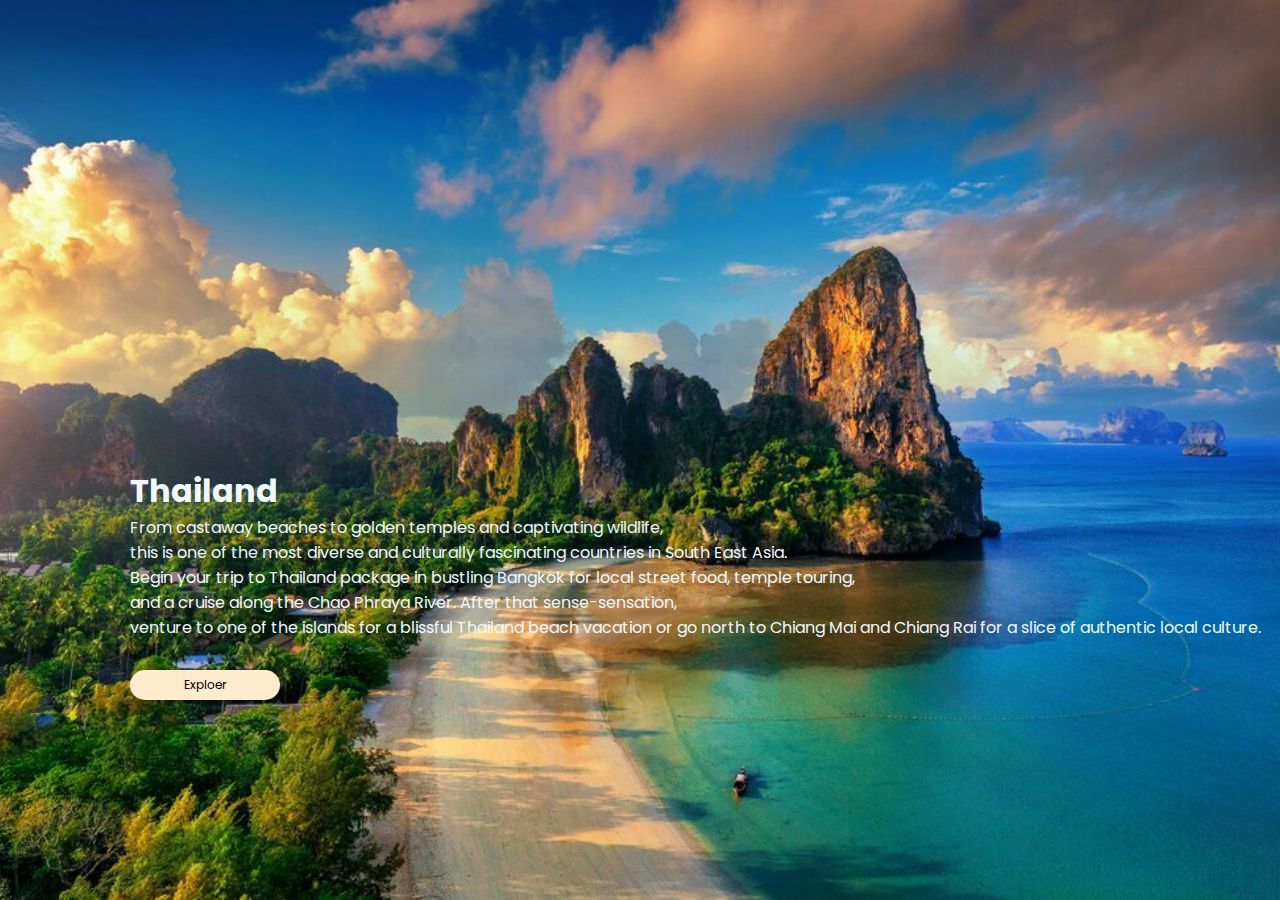
<file: index.html>
<!DOCTYPE html>
<html lang="en">
<head>
    <link rel="stylesheet" href="style2.css">
    <meta charset="UTF-8">
    <meta http-equiv="X-UA-Compatible" content="IE=edge">
    <meta name="viewport" content="width=device-width, initial-scale=1.0">
    <title>Thailand</title>
</head>
<style type="text/css">
    @import url('https://fonts.googleapis.com/css2?family=Poppins:wght@300;400;500;700&family=Roboto:wght@400;700&display=swap');

</style>
<body>
    <div class="container">

 </div>
    <div class="row">
        <div class="col">
            <h1>Thailand</h1>
            <p>
             From castaway beaches to golden temples and captivating wildlife,<br>
            this is one of the most diverse and culturally fascinating countries in South East Asia.<br>
            Begin your trip to Thailand package in bustling Bangkok for local street food, temple touring,<br>
            and a cruise along the Chao Phraya River. After that sense-sensation,<br>
            venture to one of the islands for a blissful Thailand beach vacation or go north to Chiang Mai and Chiang Rai for a slice of authentic local culture.<br>
            </p>
            <a href="thailand2.html"><button type="button">Exploer</button> 

 </div>
    
</body>
</html>
</file>
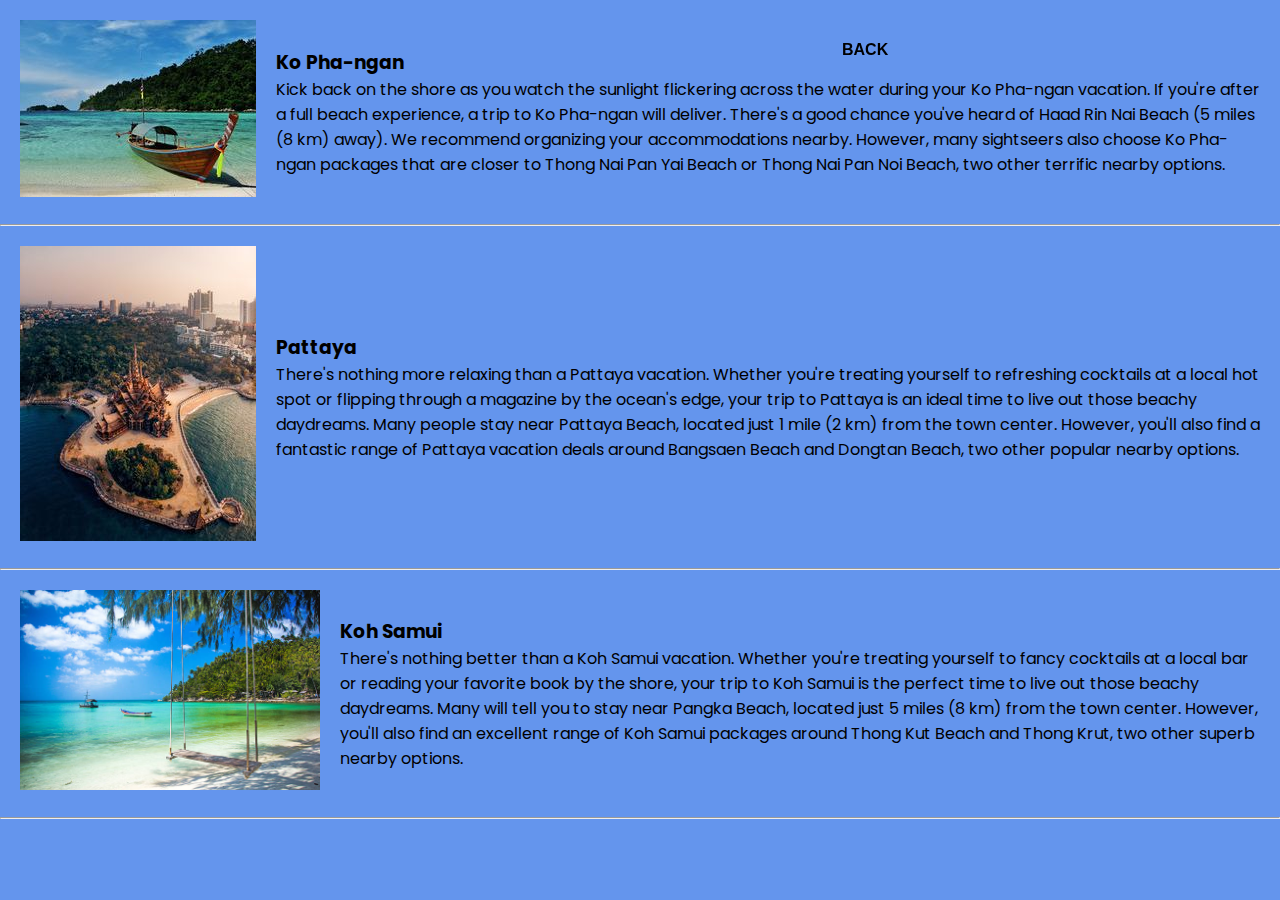
<file: thailand2.html>
<!DOCTYPE html>
<html lang="en">
<head>
    <link rel="stylesheet" href="img.css">
    <meta charset="UTF-8">
    <meta http-equiv="X-UA-Compatible" content="IE=edge">
    <meta name="viewport" content="width=device-width, initial-scale=1.0">
    <title>Thailand</title>
</head>
<style type="text/css">
@import url('https://fonts.googleapis.com/css2?family=Poppins:wght@300;400;500;700&family=Roboto:wght@400;700&display=swap');

</style>

<body>
    <div class="container"></div>
    <div class="menu">
    
        <ul>
            <li><a href="https://beneben1.github.io/Thailand-website/">BACK</a></li>
         </div>

    <table cellSpacing="20"> 
        <tr>
            <td>
             <img id="img1" src="images\khophangan.jpg" alt="" >
            </td>
            <td>
                <h3>Ko Pha-ngan</h3>

                    <p>Kick back on the shore as you watch the sunlight flickering across the water during your Ko Pha-ngan vacation.
                        If you're after a full beach experience,
                        a trip to Ko Pha-ngan will deliver. There's a good chance you've heard of Haad Rin Nai Beach (5 miles (8 km) away).
                        We recommend organizing your accommodations nearby. However,
                        many sightseers also choose Ko Pha-ngan packages that are closer to Thong Nai Pan Yai Beach or Thong Nai Pan Noi Beach, 
                        two other terrific nearby options.</p>

            </td>
        </tr>
        
            
    </table><hr>
    <div class="container"></div>
    <table cellSpacing="20"> 
        <tr>
            <td>
             <img id="img1" src="images\pattaya.jpg" alt="" >
            </td>
            <td>
                <h3>Pattaya</h3>

                    <p>There's nothing more relaxing than a Pattaya vacation.
                    Whether you're treating yourself to refreshing cocktails at a local hot spot or flipping through a magazine by the ocean's edge,
                    your trip to Pattaya is an ideal time to live out those beachy daydreams.
                    Many people stay near Pattaya Beach, located just 1 mile (2 km) from the town center.
                    However, you'll also find a fantastic range of Pattaya vacation deals around Bangsaen Beach and Dongtan Beach,
                    two other popular nearby options.</p>

            </td>
        </tr>
        
            
    </table><hr>
    <div class="container"></div>
    <table cellSpacing="20"> 
        <tr>
            <td>
             <img id="img2" src="images\khosamui3.jpg" alt=""; width="300px" >
            </td>
            <td>
                <h3>Koh Samui</h3>

                    <p>There's nothing better than a Koh Samui vacation.
                    Whether you're treating yourself to fancy cocktails at a local bar or reading your favorite book by the shore,
                    your trip to Koh Samui is the perfect time to live out those beachy daydreams.
                    Many will tell you to stay near Pangka Beach, located just 5 miles (8 km) from the town center.
                    However, you'll also find an excellent range of Koh Samui packages around Thong Kut Beach and Thong Krut,
                    two other superb nearby options.</p>

            </td>
        </tr>
        
            
    </table><hr>
</body>
</html>
</file>
<file: style2.css>
*
{
   margin: 0%;
   padding: 0%;
   font-family: 'Poppins', sans-serif;
 }

.container{
    width: 100%;
    height: 100vh;
    background-image:url("images\\backgroundimg.jpg");
    background-position: center;
    background-size: cover;
    
    
 }

 .row{
   display: flex;
   height: 88%;
   align-items: center;
 }
.col{
   flex-basis: 50%;
   position: absolute;
   bottom: 200px;
   left: 130px;
   color: aliceblue;
   align-items: center;
}
button{
   width: 150px;
   height: 30px;
   color: rgb(0, 0, 0);
   font-size: 12px;
   background-color: blanchedalmond;
   border: 0;
   border-radius: 20px;
   outline: none;
   margin-top: 30px;
}
</file>
<file: img.css>
*
{
   margin: 0%;
   padding: 0%;
   font-family: 'Poppins', sans-serif;
 }
 .menu{
  width: 400px;
  float: right;
  height: 200px;
  position: fixed;
  top: 10px;
  right: 100px;
}
ul li{
  list-style: none;
  margin-left: 62px;
  margin-top: 27px;
  font-size: 25x;
}   
ul li a{
  text-decoration: none;
  color: rgb(0, 0, 0);
  font-family: Arial;
  font-weight: bold;
  transition: 0.4s ease-in-out;
}
ul li a:hover{
  color: rgb(255, 252, 252);
}

body{
    background-color: cornflowerblue;
}
</file>
